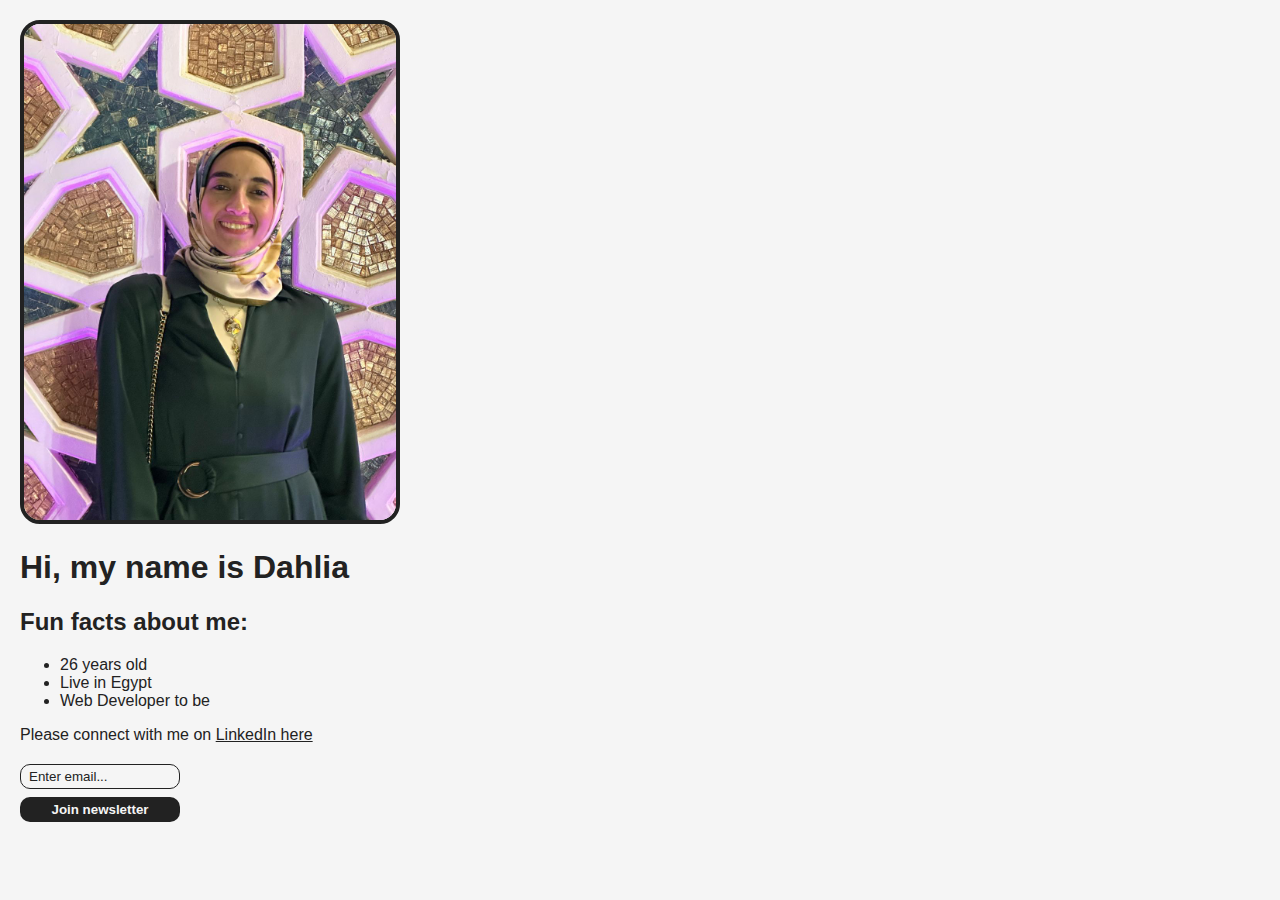
<file: week2/day1/index.html>
<!doctype html>
<html>
	<head>
		<link rel="stylesheet" href="styles.css" />
		<link href="https://fonts.googleapis.com/css2?family=Bangers&family=Black+Ops+One&family=Creepster&family=La+Belle+Aurore&family=MedievalSharp&family=Orbitron&family=Rye&display=swap" rel="stylesheet">
		<script src="index.js"></script>
	</head>
	<body>
		<img src="Dahlia.jpg" width="200">
		<h1>Hi, my name is Dahlia</h1>
		<h2>Fun facts about me:</h2>
		<ul>
			<li>26 years old</li>
			<li>Live in Egypt</li>
			<li>Web Developer to be</li>
		</ul>
		<p>Please connect with me on 
			<a href="https://www.linkedin.com/in/dahliaghonim/">LinkedIn here</a>
		</p>
		<input type="text" placeholder="Enter email...">
		<button>Join newsletter</button>
	</body>
</html>
</file>
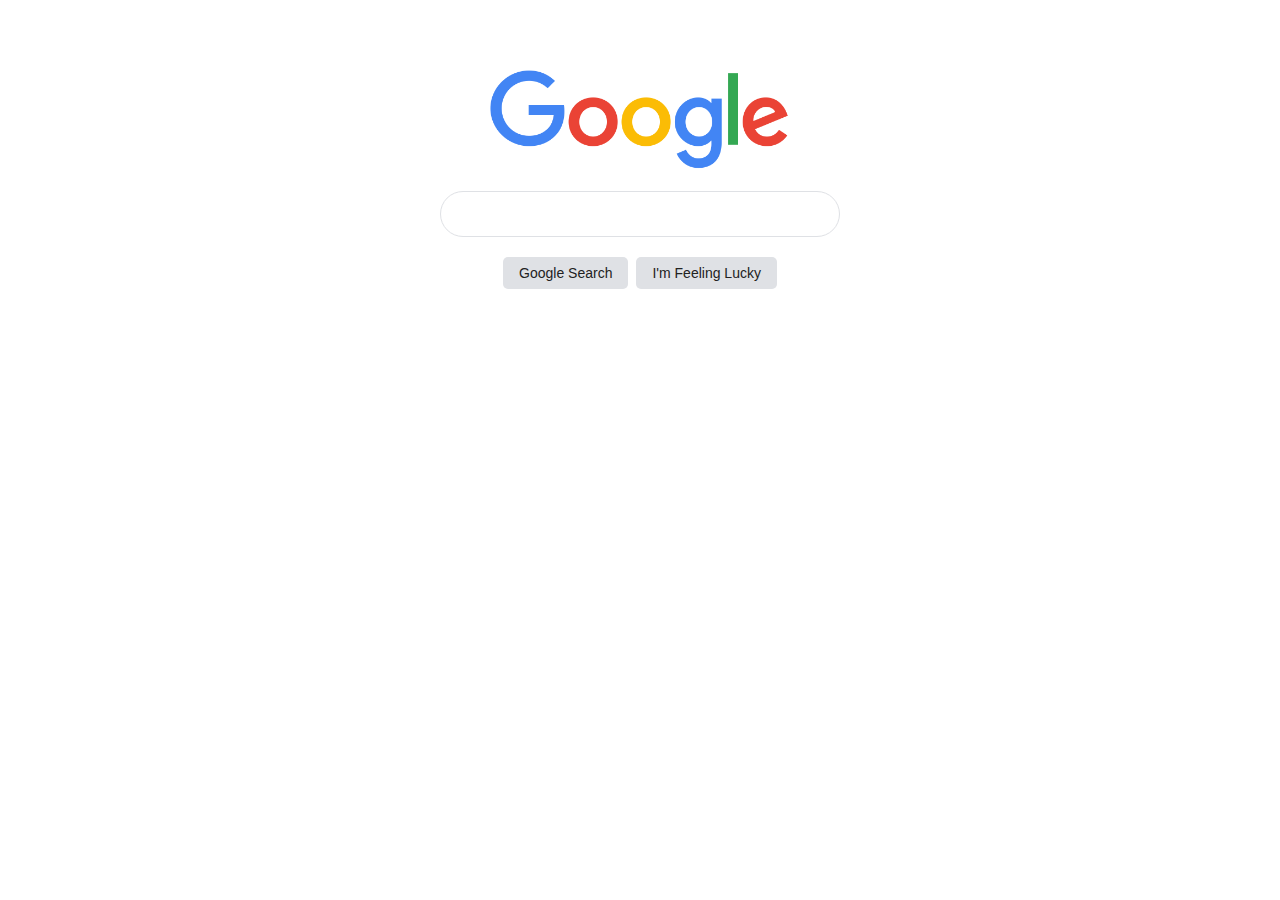
<file: week2/day2/index.html>
<html>
	<head>
		<link rel="stylesheet" href="styles.css">
	</head>
	<body>
		<div class="main">
			<img class="googleIcon-img" src="google.png" />
			<input class="searchBox-input" type="text" />
			<div class="btn-wrapper">
				<button class="btn">Google Search</button>
				<button class="btn">I'm Feeling Lucky</button>
			</div>
		</div>
	</body>
</html>
</file>
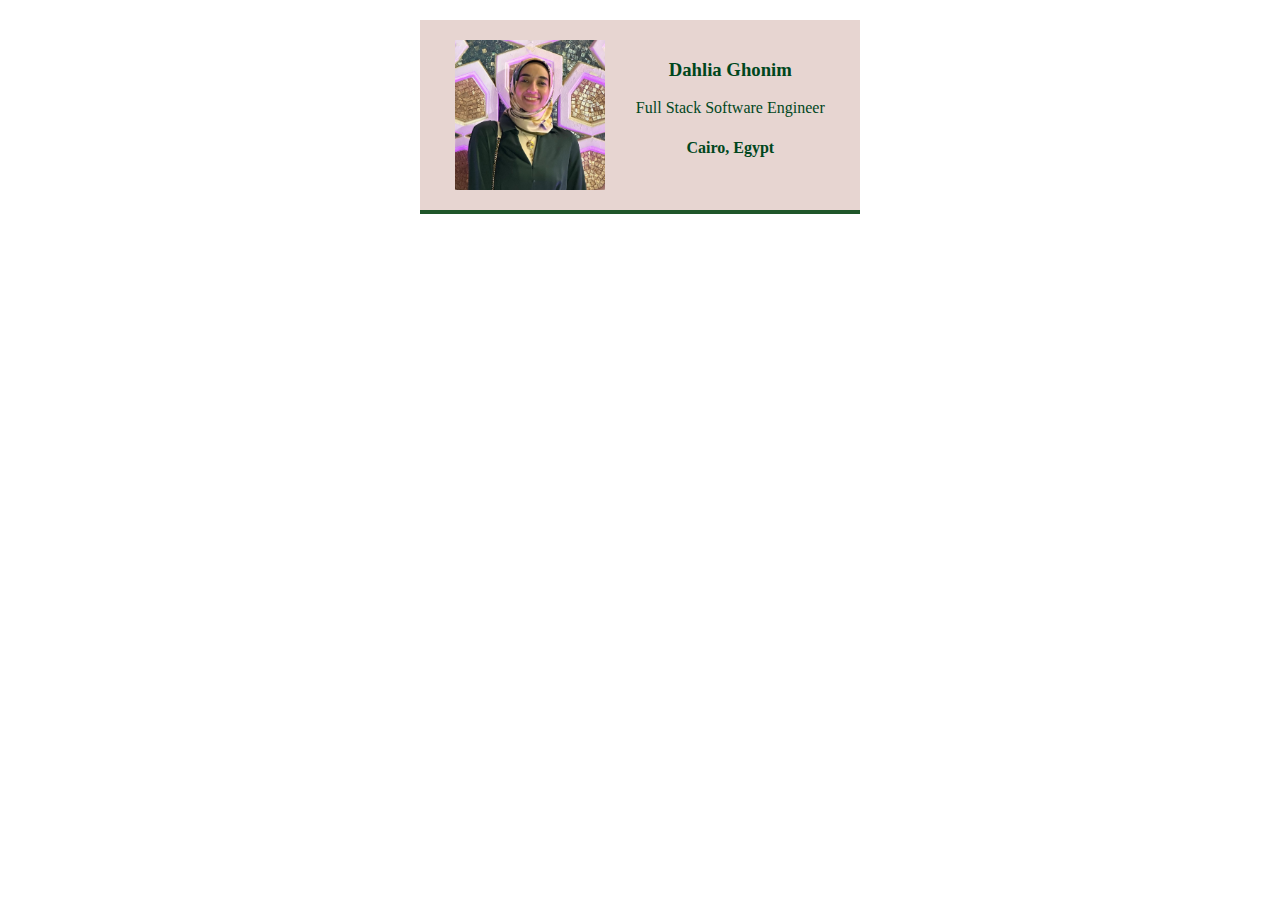
<file: week2/day3/index.html>
<!doctype html>
<html>
	<head>
		<link rel="stylesheet" href="styles.css" />
	</head>
	<body>
		<div class="card">
			<img
				src="images/Dahlia.jpg"
				alt="Dahlia Ghonim smiling at the camera"
				class="personal-img">
			<div class="card-info">
				<h3>Dahlia Ghonim</h3>
				<p>Full Stack Software Engineer</p>
				<h4>Cairo, Egypt</h4>
			</div>
		</div>
	</body>
</html>
</file>
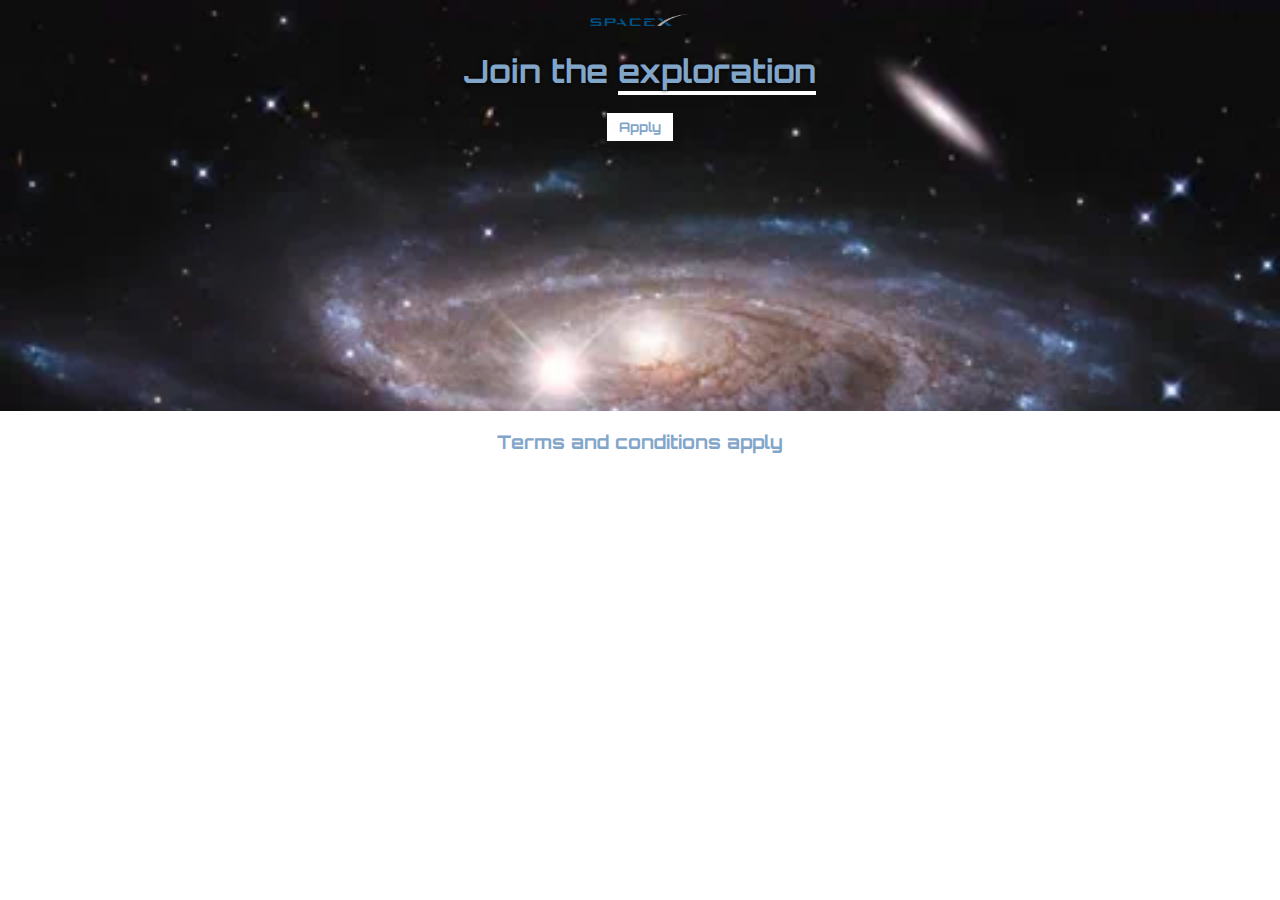
<file: week2/day4/index.html>
<!doctype html>
<html>
	<head>
		<link rel="stylesheet" href="styles.css">
		<link rel="preconnect" href="https://fonts.googleapis.com">
		<link rel="preconnect" href="https://fonts.gstatic.com" crossorigin>
		<link href="https://fonts.googleapis.com/css2?family=Orbitron:wght@400..900&display=swap" rel="stylesheet">
	</head>

	<body class="orbitron-font">
		<div id="hero">
			<img id="main-logo" src="images/spacex.png">
			<h1 id="title">Join the <span class="underline">exploration</span></h1>
			<button class="apply-btn">Apply</button>
		</div>
		<h3 class="orbitron-font termsconditions-h3">Terms and conditions apply</h3>
	</body>

</html>
</file>
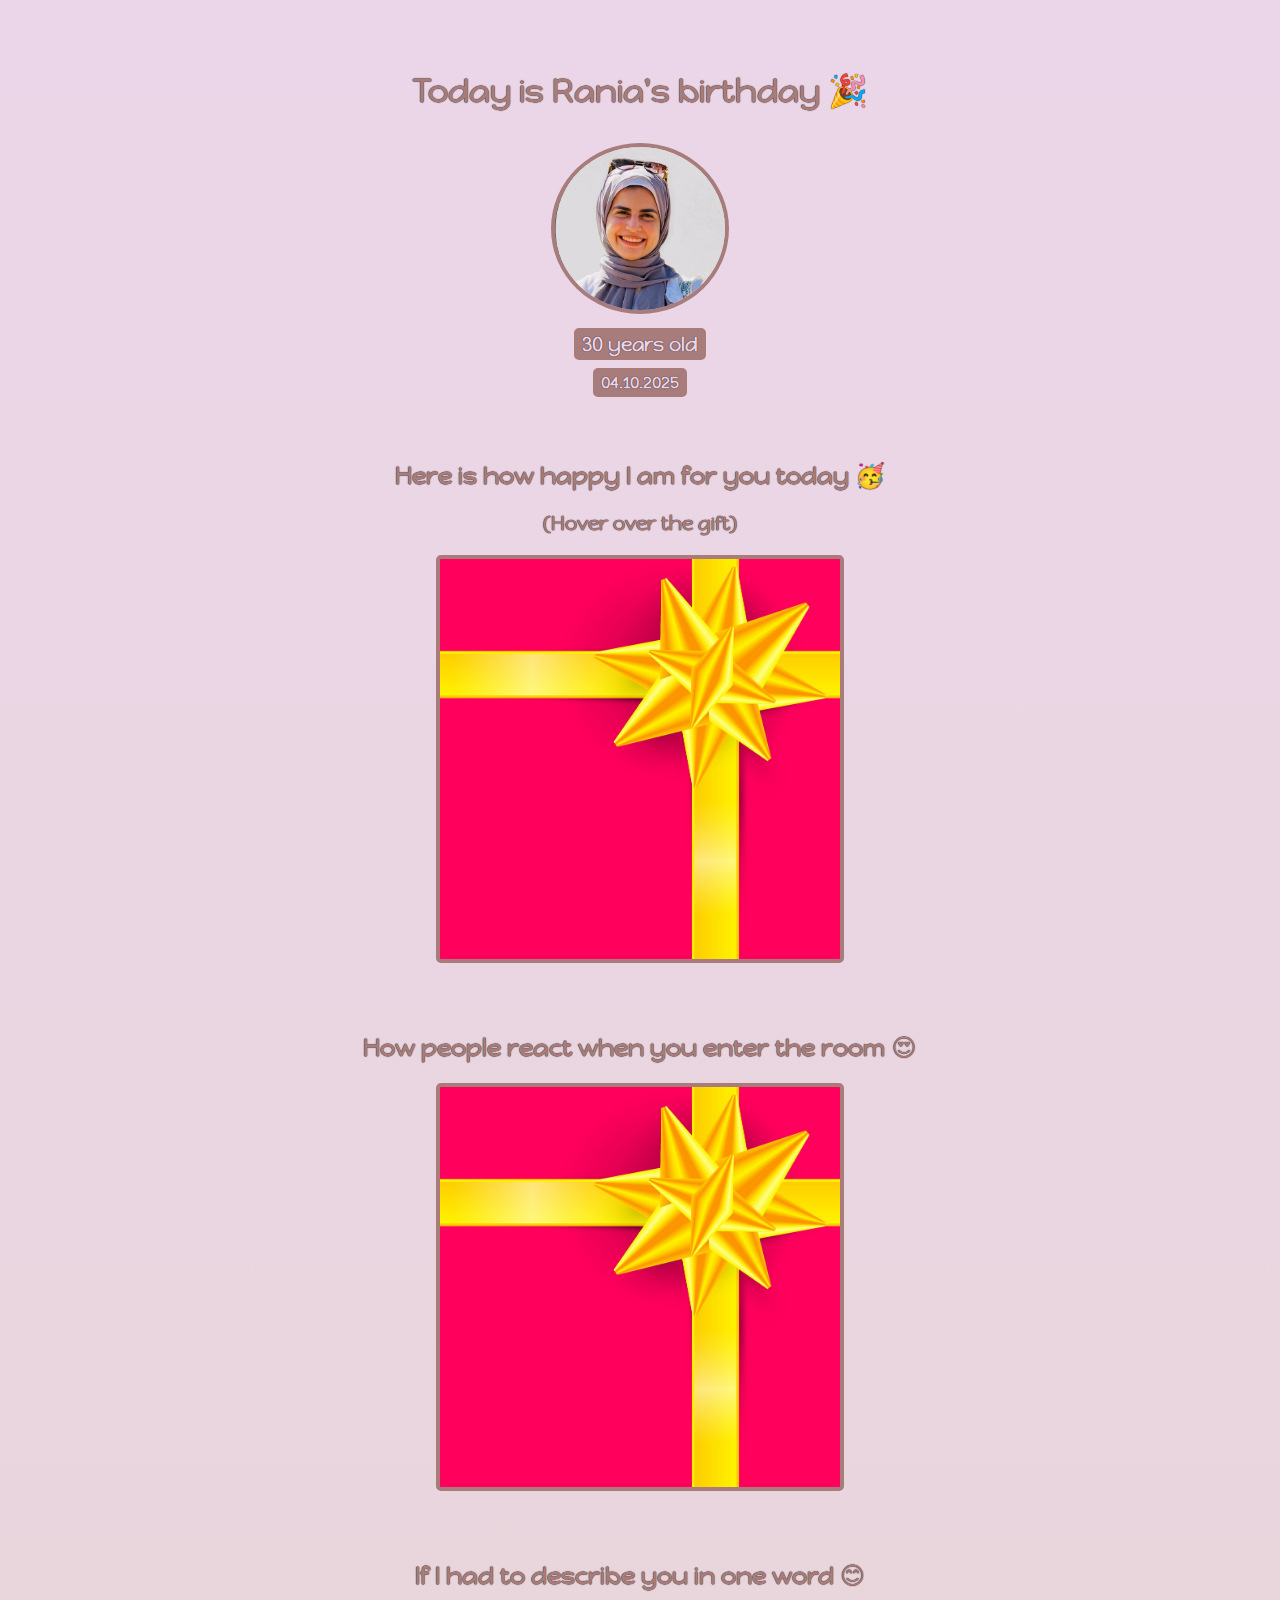
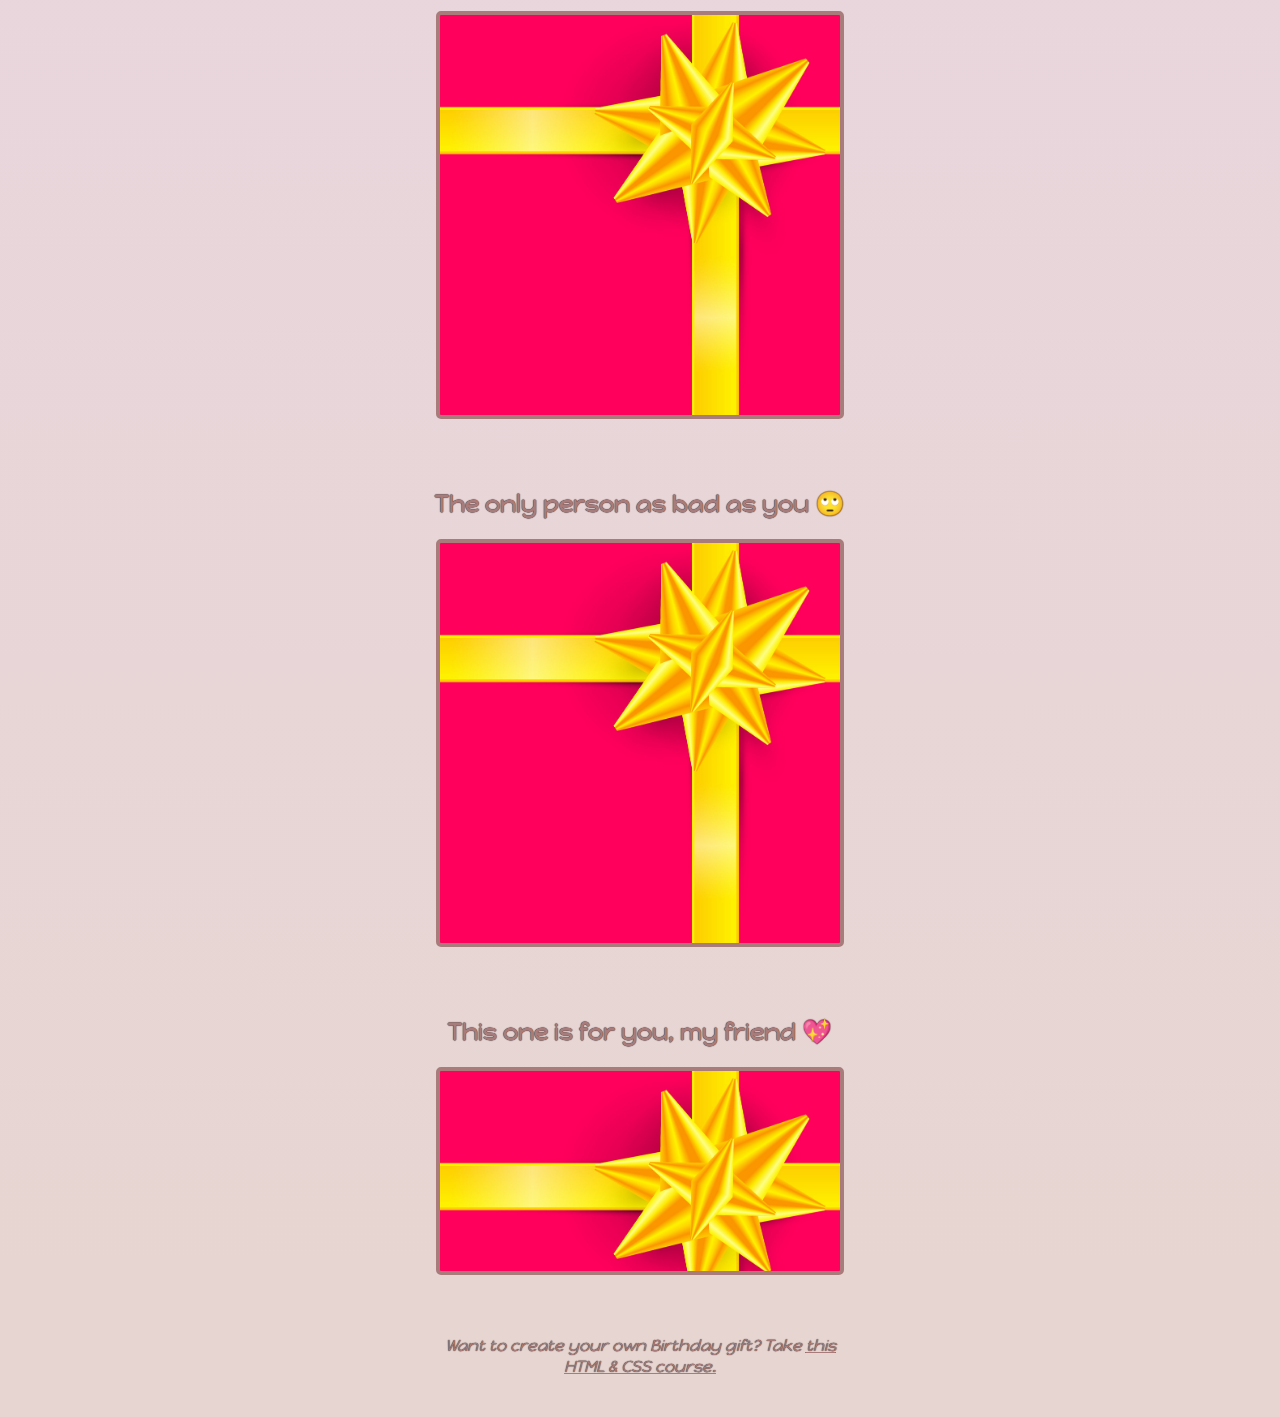
<file: week2/day5/index.html>
<!doctype html>

<html>
	<head>
		<link rel="stylesheet" href="styles.css">
		<link rel="preconnect" href="https://fonts.googleapis.com">
		<link rel="preconnect" href="https://fonts.gstatic.com" crossorigin>
		<link href="https://fonts.googleapis.com/css2?family=Happy+Monkey&display=swap" rel="stylesheet">
	</head>

	<body class="happy-monkey-regular">

		<div id="header">
			<h1 id="bday">Today is Rania's birthday 🎉</h1>
			<img id="main-img" src="images/Rania.jpg">
			<h3 id="bday-age">30 years old</h3>
			<h4 id="bday-date">04.10.2025</h4>
		</div>

		<div class="gift-section">
			<h2 class="gift-title">Here is how happy I am for you today 🥳</h2>
			<h3 class="gift-hint">(Hover over the gift)</h3>
			<div id="gift0-gif" class="gift-img"></div>
		</div>

		<div class="gift-section">
			<h2 class="gift-title">How people react when you enter the room 😍</h2>
			<div id="gift1-gif" class="gift-img"></div>
		</div>

		<div class="gift-section">
			<h2 class="gift-title">If I had to describe you in one word 😊</h2>
			<div id="gift2-gif" class="gift-img"></div>
		</div>

		<div class="gift-section">
			<h2 class="gift-title">The only person as bad as you 🙄</h2>
			<div id="gift3-gif" class="gift-img"></div>
		</div>

		<div class="gift-section">
			<h2 class="gift-title">This one is for you, my friend 💖</h2>
			<div id="gift4-gif" class="gift-img"></div>
		</div>

		<p id="footer">Want to create your own Birthday gift? Take 
			<a
				href="https://scrimba.com/learn/htmlandcss" 
				target="_blank">
				this HTML & CSS course.
			</a>
		</p>

	</body>

	</html>
</file>
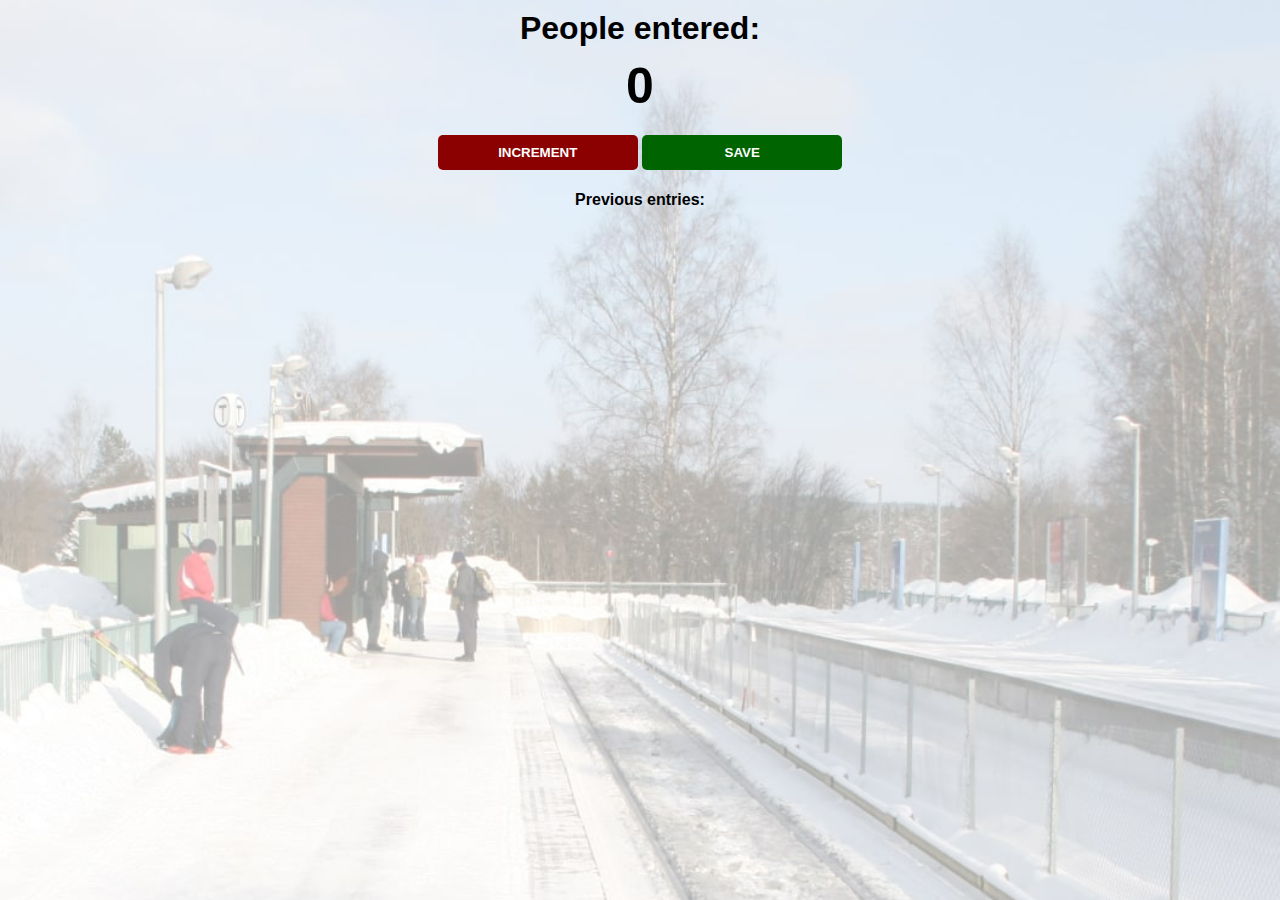
<file: week3/day1/index.html>
<!doctype html>

<html>

	<head>
		<link rel="stylesheet" href="styles.css">
	</head>

	<body>
		<h1>People entered:</h1>
		<h2 id="count-el">0</h2>
		<button id="increment-btn" onclick="increment()">INCREMENT</button>
		<button id="save-btn" onclick="save()">SAVE</button>
		<p id="save-el">Previous entries: </p>
		<script src="index.js"></script>
	</body>

</html>
</file>
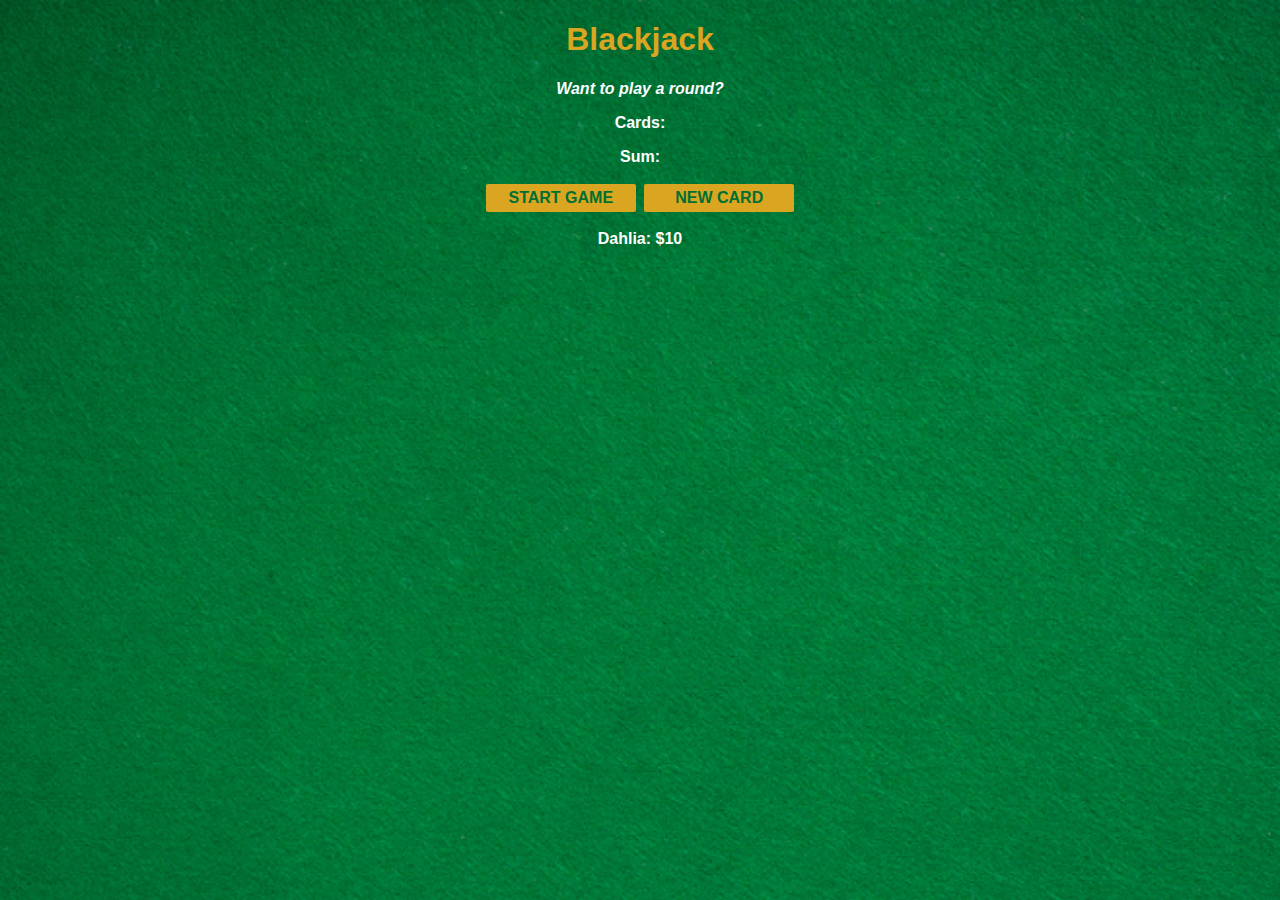
<file: week3/day2/index.html>
<!doctype html>

<html>
	<head>
		<link rel="stylesheet" href="styles.css">
		<meta charset="UTF-8">
	</head>

	<body>
		<div id="home-section">
			<h1>Blackjack</h1>
			<p id="message-el">Want to play a round?</p>
			<p id="cards-el">Cards:</p>
			<p id="sum-el">Sum:</p>
			<button class="game-btn" onclick="startGame()">START GAME</button>
			<button class="game-btn" onclick="newCard()">NEW CARD</button>
			<p id="player-el"></p>
		</div>
		<script src="index.js"></script>
	</body>
	</html>
</file>
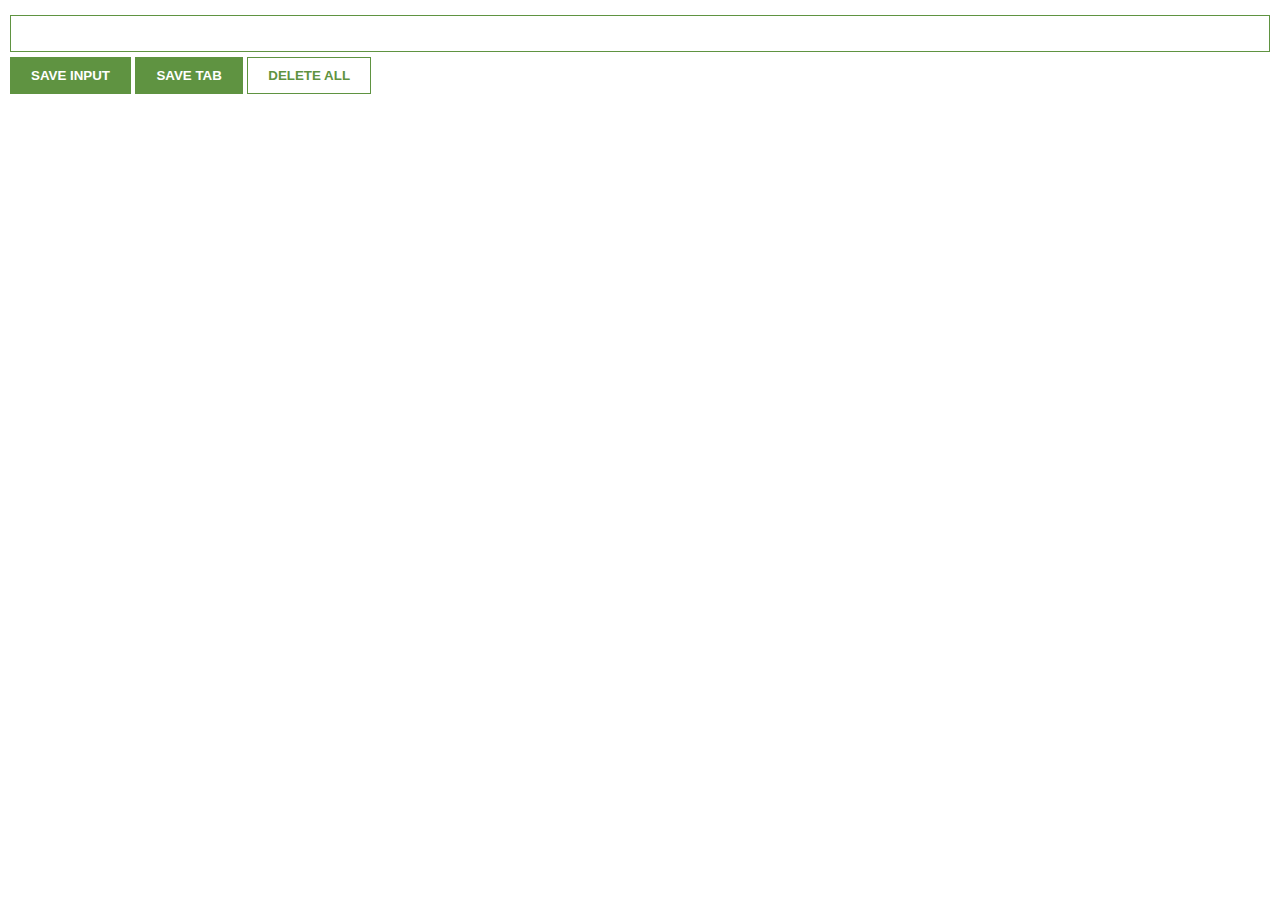
<file: week3/day3/index.html>
<!doctype html>

<html>
	<head>
		<link rel="stylesheet" href="styles.css">
	</head>

	<body>
		<input id="input-el" type="text">
		<button id="save-btn">SAVE INPUT</button>
		<button id="tab-btn">SAVE TAB</button>
		<button id="delete-btn">DELETE ALL</button>
		<ul id="ul-el"></ul>
		<script src="index.js"></script>
	</body>
</html>
</file>
<file: week2/day1/styles.css>
:root {
    --superhero: 'Bangers', cursive;
    --fantasy: 'MedievalSharp', cursive;
    --space: 'Orbitron', sans-serif;
    --military: 'Black Ops One', cursive;
    --romantic: 'La Belle Aurore', cursive;
    --scary: 'Creepster', cursive;
    --cowboy: 'Rye', cursive;
    --regular: sans-serif;
    --fantasy: 'MedievalSharp', cursive;
    --font: var(--regular);
    --sharp: 0;
    --soft: 10px;
    --round: 100px;
    
    --image: var(--soft);
    
    --background: #f5f5f5;
    --text: #222222;
    
    --light: var(--background);
    --dark: var(--text);
}


body, html {
    margin: 0;
    padding: 10px;
    background: var(--background);
    color: var(--text);
    font-family: var(--font);
}

img {
    width: 30%;
    border-radius: calc(var(--image) * 2);
    border: 4px solid var(--text);
}

a {
    color: var(--text);
}

input {
    display: block;
    margin: 20px 0 0;
    width: 160px;
    box-sizing: border-box;
    padding: 4px 8px;
    border-width: 1px; 
    border-style: solid;
    border-color:  var(--text);
    color: var(--text);
    background: none;
    border-radius: var(--image);
    font-family: var(--font);
}

::placeholder {
    color: var(--text);
}

button {
    border-radius: var(--image);
    padding: 5px 10px;
    border: none;
    background: var(--text);
    color: var(--background);
    font-weight: bold;
    box-sizing: border-box;
    display: block;
    margin: 8px 0;
    cursor: pointer;
    font-family: var(--font);
    width: 160px;
}
</file>
<file: week2/day2/styles.css>
.main {
	margin-top: 70px;
}

.googleIcon-img {
	display: block;
	width: 300px;
	margin-bottom: 20px;
	margin-left: auto;
	margin-right: auto;
}

.searchBox-input {
	display: block;
	width: 400px;
	line-height: 24px;

	padding-top: 10px;
	padding-bottom: 10px;
	padding-left: 30px;
	padding-right: 30px;

	border: 1px solid #dfe1e5;
	border-radius: 24px;

	margin-left: auto;
	margin-right: auto;
}

.btn-wrapper {
	display: flex;
	justify-content: center;
}

.btn {
	background: #dfe1e5;

	color: #222222;
	font-size: 14px;

	padding-top: 8px;
	padding-bottom: 8px;
	padding-right: 16px;
	padding-left: 16px;

	border: none;
	border-radius: 5px;

	margin-top: 20px;
	margin-left: 4px;
	margin-right: 4px;
}
</file>
<file: week2/day3/styles.css>
body {
	margin: 20px;
	font-family: 'Times New Roman', Times, serif;
}

.card {
	display: flex;
	justify-content: space-around;
	width: 400px;
	background: #E7D5D1;

	text-align: center;
	color: #00471D;

	padding: 20px;
	border-bottom: 4px solid #20562A;
	margin: 0 auto;
}

.personal-img {
	width: 150px;
}
</file>
<file: week2/day4/styles.css>
body {
	margin: 0;
	text-align: center;
	color: #82a5ca;
}

#hero {
	background-image: url("images/galaxy.webp");
	background-size: cover;
	padding: 10px 0 270px 0;
}

#main-logo {
	width: 100px;
}

#title {
	text-shadow: 0px 0px 4px black;
}

.apply-btn {
	color: #82a5ca;
	font-weight: bold;
	font-family: inherit;
	background: white;
	padding: 6px 12px;
	border: none;
}

.orbitron-font {
	font-family: "Orbitron", sans-serif;
	font-optical-sizing: auto;
	font-weight: 400;
	font-style: normal;
}

.underline {
	border-bottom: 4px solid white;
}

.termsconditions-h3 {
	font-weight: bold;
}
</file>
<file: week2/day5/styles.css>
body {
	background:linear-gradient(#EBD6E9, #E7D5D1);
	color: #A97C7C;
	text-shadow: 0 0 1px black;
}

#header {
	display: flex;
	flex-direction: column;
	align-items: center;

	color: #A97C7C;
	text-shadow: 0 0 1px black;
	margin: 50px;
}

#main-img {
	width: 170px;
	border: 4px solid #A97C7C;
	border-radius: 50%;
	margin: 10px;
}

#bday-age {
	background: #A97C7C;
	color: #EBD6E9;

	padding: 4px 8px;
	border-radius: 5px;
	margin: 4px;
}

#bday-date {
	background: #A97C7C;
	color: #EBD6E9;

	padding: 4px 8px;
	border-radius: 5px;
	margin: 4px;
}

.gift-section {
	display: flex;
	flex-direction: column;
	align-items: center;
	margin: 50px;
}

.gift-title {
	margin: 10px;
}

.gift-hint {
	margin: 10px;
}

.gift-img {
	background-image: url("images/gift-cover.jpg");
	background-size: cover;
	width: 400px;
	height: 400px;

	border: 4px solid #A97C7C;
	border-radius: 5px;
	margin: 10px;
}

#gift0-gif:hover {
	background-image: url("images/happy.gif");
}

#gift1-gif:hover {
	background-image: url("images/wow.gif");
}

#gift2-gif:hover {
	background-image: url("images/pretty.gif");
}

#gift3-gif:hover {
	background-image: url("images/flawla.gif");
}

#gift4-gif {
	height: 200px;
}
#gift4-gif:hover {
	background-image: url("images/hug.gif");
}

.happy-monkey-regular {
	font-family: "Happy Monkey", system-ui;
	font-weight: 400;
	font-style: normal;
}

a:link {
	color: #A97C7C;
}

a:visited {
	color: #A97C7C;
}

#footer {
	display:block;
	text-align: center;
	font-style: italic;
	width: 400px;
	margin: 40px auto;
}
</file>
<file: week3/day1/styles.css>
body {
	background-image: url("images/station.jpg");
	background-size: cover;
	font-family: -apple-system, BlinkMacSystemFont, 'Segoe UI', Roboto, Oxygen, Ubuntu, Cantarell, 'Open Sans', 'Helvetica Neue', sans-serif;
	font-weight: bold;
	text-align: center;
}

h1 {
	margin-top: 10px;
	margin-bottom: 10px;
}

h2 {
	font-size: 50px;
	margin-top: 10px;
	margin-bottom: 20px;
}

button {
	color: white;
	font-weight: bold;
	width: 200px;
	padding-top: 10px;
	padding-bottom: 10px;
	border: none;
	border-radius: 5px;
	margin-bottom: 5px;
}

#increment-btn {
	background: darkred;
}

#save-btn {
	background: darkgreen;
}
</file>
<file: week3/day2/styles.css>
body {
	background-image: url("images/background-green.png");
	background-size: cover;
}

#home-section {
	font-family: 'Trebuchet MS', 'Lucida Sans Unicode', 'Lucida Grande', 'Lucida Sans', Arial, sans-serif;
	color: white;
	font-weight: bold;
	text-align: center;
}

h1 {
	color: goldenrod;
}

#message-el {
	font-style: italic;
}

.game-btn {
	background: goldenrod;
	font: inherit;
	color: #016f32;
	width: 150px;
	padding-top: 5px;
	padding-bottom: 5px;
	border: none;
	border-radius: 2px;
	margin: 2px;
}
</file>
<file: week3/day3/styles.css>
body {
	font-family: Arial, Helvetica, sans-serif;
	min-width: 400px;
	padding: 10px;
	margin: 0;
}

input {
	width: 100%;
	box-sizing: border-box;
	padding: 10px;
	border: 1px solid #5f9341;
	margin: 5px 0;
}

button {
	font-weight: bold;
	padding: 10px 20px;
	border: 1px solid #5f9341;
}

#save-btn, #tab-btn {
	background: #5f9341;
	color: #FFFFFF;
}

#delete-btn {
	background: #FFFFFF;
	color: #5f9341;
}

ul {
	list-style-type: none;
	padding: 0;
	margin: 20px 0;
}

li {
	margin: 5px;
}

a {
	color: #5f9341;
}
</file>
